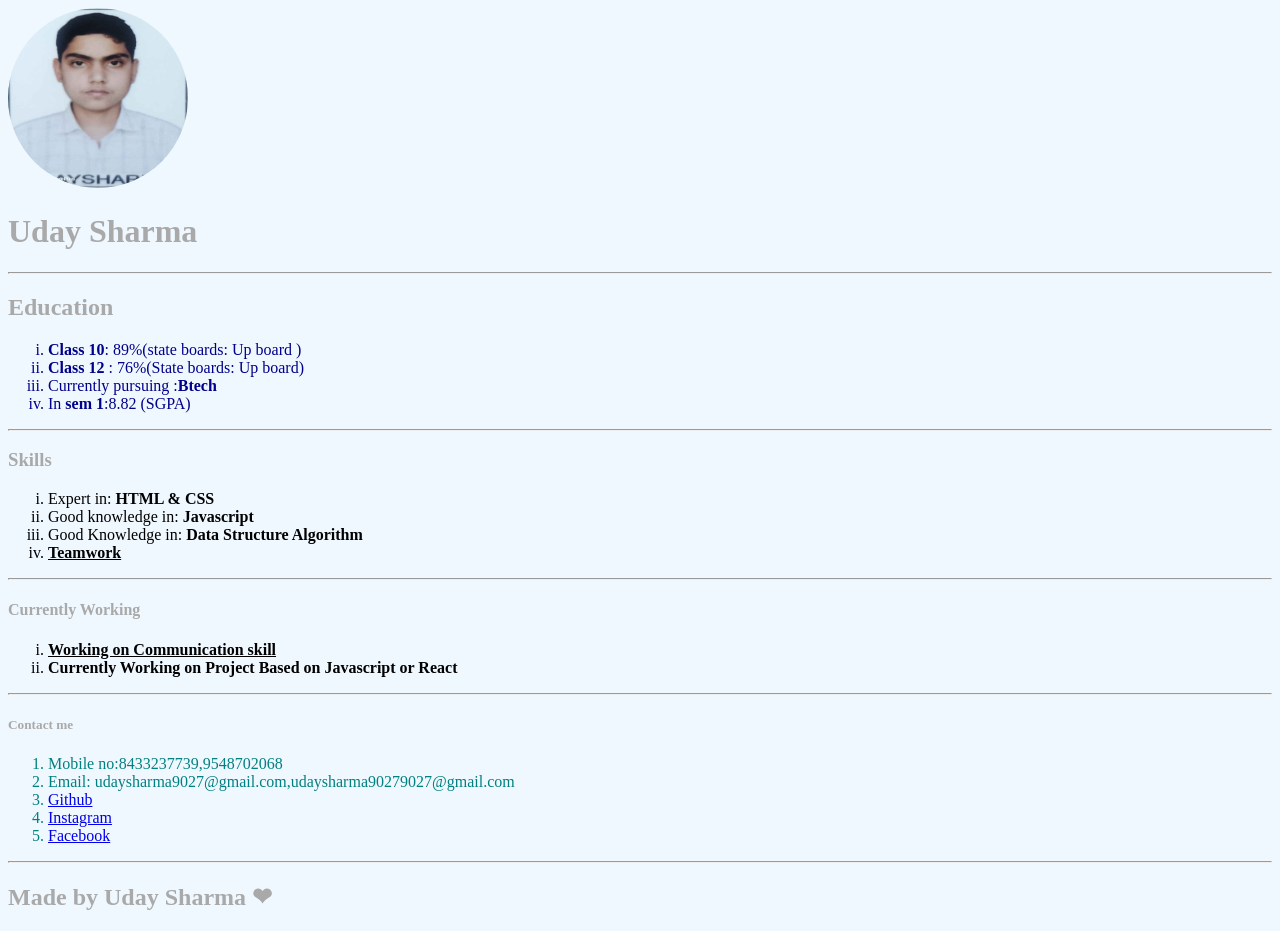
<file: index.html>
<!DOCTYPE html>
<html lang="en">
<head>
    <meta charset="UTF-8">
    <meta name="viewport" content="width=device-width, initial-scale=1.0">
    <title>my Portfolio webpage</title>
    <link rel="stylesheet" href="styleportfolio.css">
</head>
<body>
    <header>
   
    <img src="uday photo.jpg" alt="itself photo" height="180px" width="180px">
     <h1> Uday Sharma </h1>
    </header>
    <hr>
    <main>
        <h2> Education </h2>
        <ol type="i">
            <li><b>Class 10</b>: 89%(state boards: Up  board )</li>
            <li><b>Class 12 </b>: 76%(State boards: Up board) </li>
            <li>Currently pursuing :<b>Btech</b> </li>
            <li>In <b> sem 1</b>:8.82 (SGPA)</li>
        </ol>
    </main>
    <hr> 
    <section>
        <h3> Skills </h3>
        <ol type="i">
            <li>Expert in: <b>HTML & CSS</b></li>
            <li>Good knowledge in: <b> Javascript</b></li>
            <li> Good Knowledge in:<b> Data Structure Algorithm</b></li>
            <li><b><u> Teamwork </u></b></li>
        </ol>

    </section>
    <hr>
    <section>
        <h4> Currently Working</h4>
        <ol type="i">
        <li> <b><u> Working on Communication skill </u></b></li>
        <li><b> Currently Working on Project Based on Javascript or React </b> </li>
        </ol>
    </section>
    <hr>
    <footer>
        <h5> Contact me </h5>
        <ol>
            <li> Mobile no:8433237739,9548702068</li>
            <li> Email: udaysharma9027@gmail.com,udaysharma90279027@gmail.com</li>
            <li><a href="https://github.com/udaysharma189/udaysharma189.github.io.git">Github</a></li>
            <li><a href="https://www.instagram.com/uday_saraswat_/">Instagram</a></li>
            <li><a href="https://www.facebook.com/profile.php?id=61575618387885">Facebook</a></li>
        </ol>

    </footer>
    <hr>
    <h2> Made by Uday Sharma &#10084;</h2>

</body>
</html>
</file>
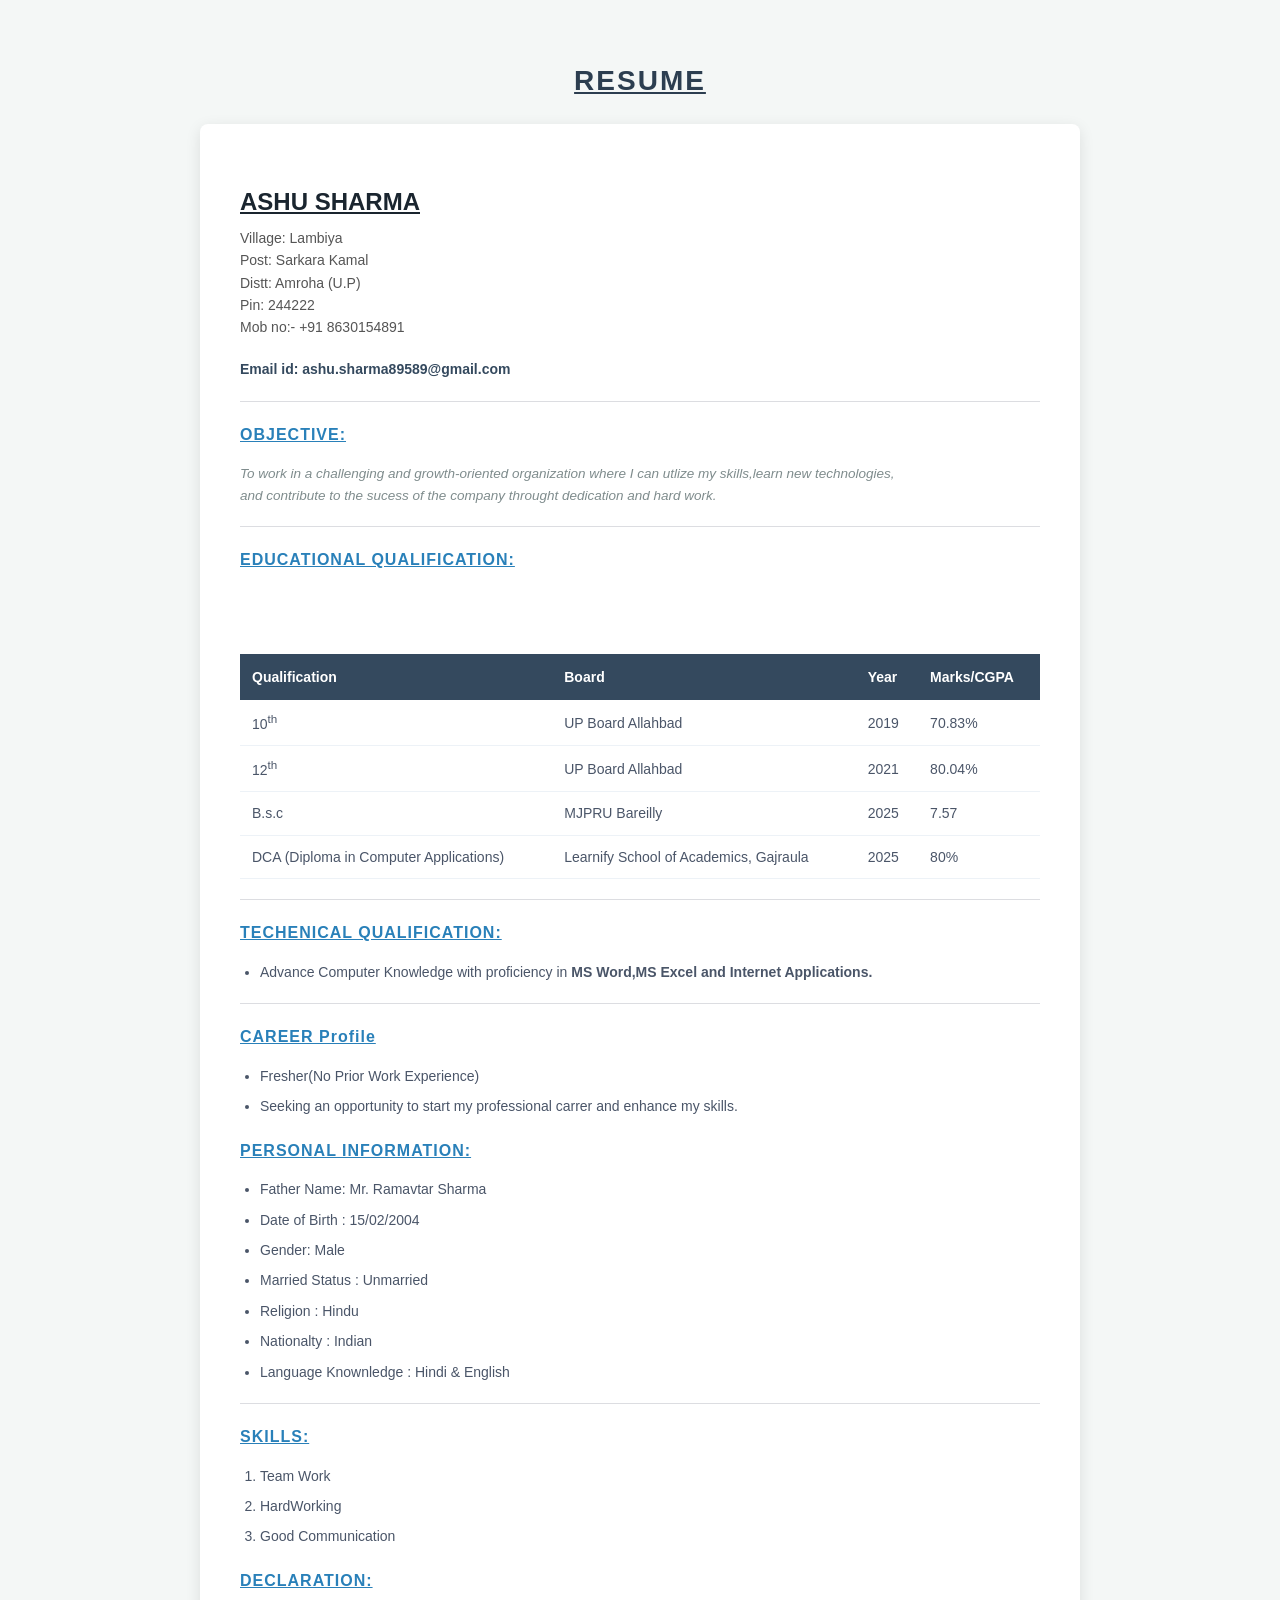
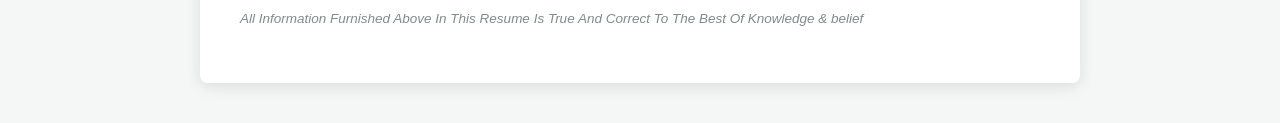
<file: ashu.html>
<!DOCTYPE html>
<html lang="en">
<head>
    <meta charset="UTF-8">
    <meta name="viewport" content="width=device-width, initial-scale=1.0">
    <title>Resume</title>
    <link rel="stylesheet" href="ashu.css">
</head>
<body>
    <h1><b><u>RESUME</u></b></h1>
    <div>
        <h2><b><u> ASHU SHARMA</u></b></h2>
        <p> Village: Lambiya<br>
            Post: Sarkara Kamal<br>
            Distt: Amroha (U.P) <br>
            Pin: 244222 <br>
            Mob no:- +91 8630154891
        </p>
        <span> Email id: ashu.sharma89589@gmail.com</span>
        <hr>
        <h3><u>OBJECTIVE:</u></h3>
        <p> To work in a challenging and growth-oriented organization where I can utlize my skills,learn new technologies,<br>and contribute to the sucess of the company throught dedication and hard work.</p>
        <hr>
       <h3><u> EDUCATIONAL QUALIFICATION:</u></h3>
       <table>
        <tr>
        <th>Qualification</th>
        <th>Board</th>
        <th>Year</th>
        <th>Marks/CGPA</th>
        </tr>
        <br>
        <tr>
            <td>10<sup>th</sup></td>
            <td>UP Board Allahbad</td>
            <td>2019</td>
            <td>70.83%</td>
        </tr>
          <br>
        <tr>
            <td>12<sup>th</sup></td>
            <td>UP Board Allahbad</td>
            <td>2021</td>
            <td>80.04%</td>
        </tr>
        <tr>
            <td>B.s.c</td>
            <td>MJPRU Bareilly</td>
            <td>2025</td>
            <td>7.57</td>
        </tr>
        <tr>
            <td>DCA (Diploma in Computer Applications)</td>
            <td>Learnify School of Academics, Gajraula</td>
            <td>2025</td>
            <td>80%</td>
</tr>
       </table>
       <hr>
       <h3><u> TECHENICAL QUALIFICATION:</u></h3>
       <ul>
        <li> Advance Computer Knowledge with proficiency in <b>MS Word,MS Excel and Internet Applications.</b></li>
       </ul>
       <hr>
       <h3><u> CAREER Profile</u></h3>
       <ul> 
        <li> Fresher(No Prior Work Experience)</li>
        <li> Seeking an opportunity to start my professional carrer and enhance my skills.</li>
       </ul>
       <h3><u> PERSONAL INFORMATION:</u></h3>
       <ul>
        <li>Father Name: Mr. Ramavtar Sharma</li>
       <li>Date of Birth : 15/02/2004</li>
       <li>Gender: Male</li>
       <li>Married Status : Unmarried</li>
       <li>Religion : Hindu</li>
        <li>Nationalty : Indian</li>
        <li>Language Knownledge : Hindi & English</li>
        </ul>
        <hr>
        <h3><u> SKILLS:</u></h3>
        <ol> 
            <li>Team Work</li>
            <li>HardWorking</li>
            <li>Good Communication</li>
        </ol>
        <h3> <u> DECLARATION:</u></h3>
        <p> All Information Furnished Above In This Resume Is True And Correct To The Best Of Knowledge & belief</p>
    </div>
    
</body>
</html>
</file>
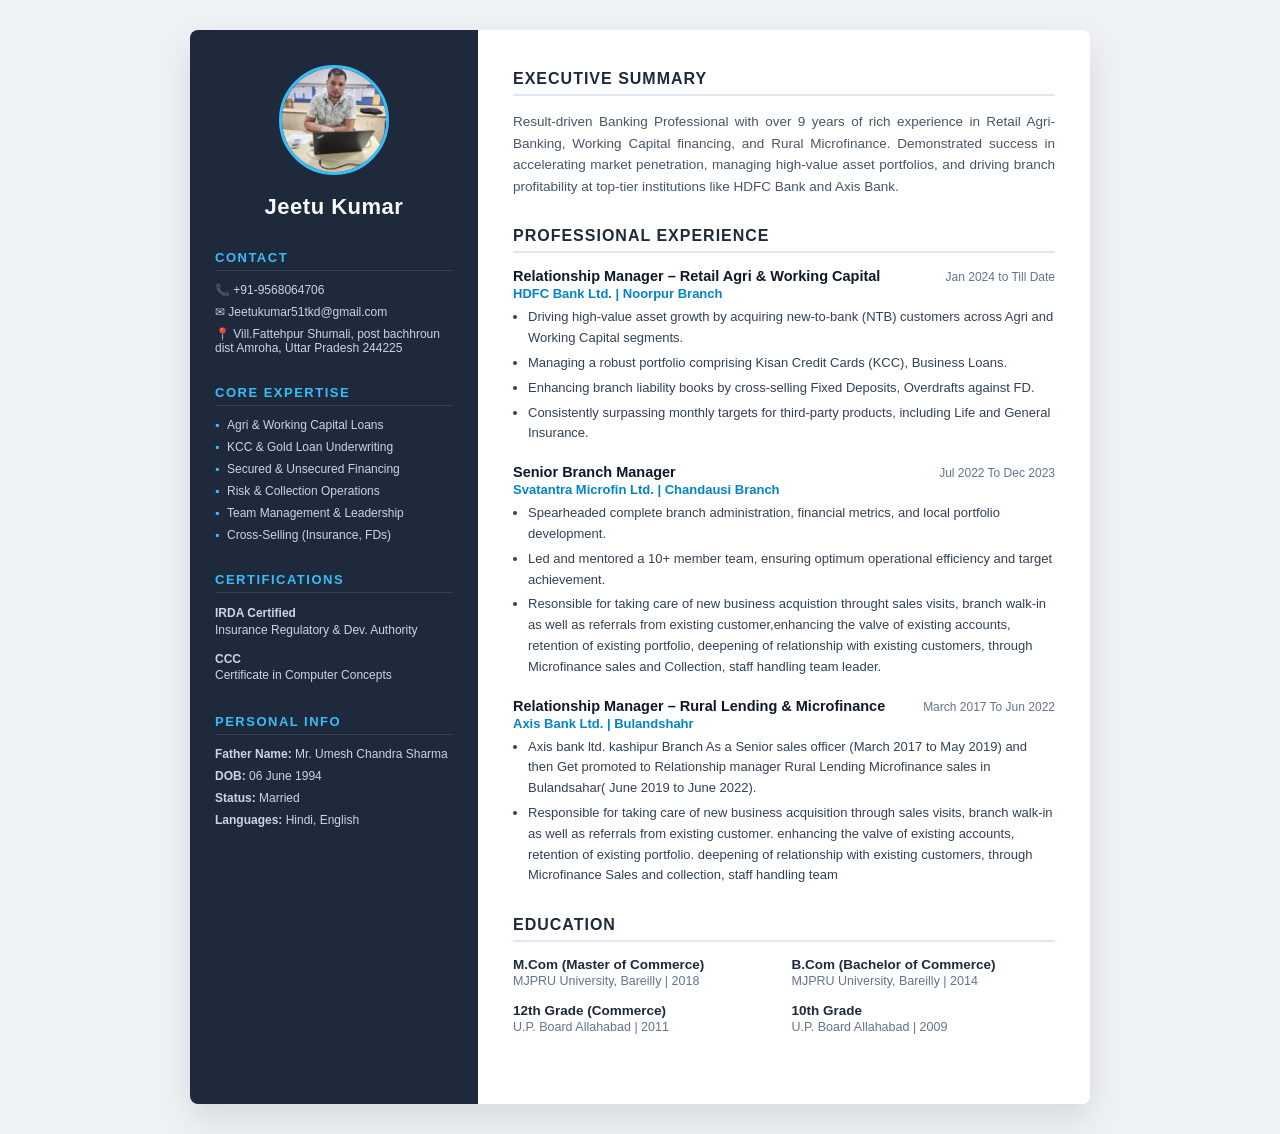
<file: jeetu.html>
<!DOCTYPE html>
<html lang="en">
<head>
    <meta charset="UTF-8">
    <meta name="viewport" content="width=device-width, initial-scale=1.0">
    <title>Jeetu Kumar - Executive Resume</title>
    <link rel="stylesheet" href="jeetu.css">
</head>
<body>

<div class="resume-container">
    
    <!-- LEFT SIDEBAR -->
    <div class="sidebar">
        <div class="profile-section">
            <img src="jeetu 212.jpeg" alt="Jeetu Kumar" class="profile-img">
            <h1>Jeetu Kumar</h1>
            <p class="designation"> </p>
        </div>

        <div class="sidebar-section">
            <h2>Contact</h2>
            <p class="contact-item">📞 +91-9568064706</p>
            <p class="contact-item">✉ Jeetukumar51tkd@gmail.com</p>
            <p class="contact-item">📍 Vill.Fattehpur Shumali, post bachhroun dist Amroha, Uttar Pradesh 244225</p>
        </div>

        <div class="sidebar-section">
            <h2>Core Expertise</h2>
            <ul class="sidebar-skills">
                <li>Agri & Working Capital Loans</li>
                <li>KCC & Gold Loan Underwriting</li>
                <li>Secured & Unsecured Financing</li>
                <li>Risk & Collection Operations</li>
                <li>Team Management & Leadership</li>
                <li>Cross-Selling (Insurance, FDs)</li>
            </ul>
        </div>

        <div class="sidebar-section">
            <h2>Certifications</h2>
            <p class="cert-item"><b>IRDA Certified</b><br>Insurance Regulatory & Dev. Authority</p>
            <p class="cert-item"><b>CCC</b><br>Certificate in Computer Concepts</p>
        </div>
        
        <div class="sidebar-section">
            <h2>Personal Info</h2>
           
            <p class="personal-item"><b>Father Name: </b>Mr. Umesh Chandra Sharma</p>
             <p class="personal-item"><b>DOB:</b> 06 June 1994</p>
            <p class="personal-item"><b>Status:</b> Married</p>
            <p class="personal-item"><b>Languages:</b> Hindi, English</p>
        </div>
    </div>

  
    <div class="main-content">
        
        <div class="main-section">
            <h2 class="section-title">Executive Summary</h2>
            <p class="summary-text">
                Result-driven Banking Professional with over 9 years of rich experience in Retail Agri-Banking, Working Capital financing, and Rural Microfinance. Demonstrated success in accelerating market penetration, managing high-value asset portfolios, and driving branch profitability at top-tier institutions like HDFC Bank and Axis Bank.
            </p>
        </div>

        <div class="main-section">
            <h2 class="section-title">Professional Experience</h2>

            <div class="job-card">
                <div class="job-header">
                    <h3>Relationship Manager – Retail Agri & Working Capital</h3>
                    <span class="job-date">Jan 2024 to Till Date </span>
                </div>
                <p class="job-company">HDFC Bank Ltd. | Noorpur Branch</p>
                <ul class="job-bullets">
                    <li>Driving high-value asset growth by acquiring new-to-bank (NTB) customers across Agri and Working Capital segments.</li>
                    <li>Managing a robust portfolio comprising Kisan Credit Cards (KCC), Business Loans.</li>
                    <li>Enhancing branch liability books by cross-selling Fixed Deposits, Overdrafts against FD.</li>
                    <li>Consistently surpassing monthly targets for third-party products, including Life and General Insurance.</li>
                </ul>
            </div>

            <div class="job-card">
                <div class="job-header">
                    <h3>Senior Branch Manager</h3>
                    <span class="job-date">Jul 2022  To Dec 2023</span>
                </div>
                <p class="job-company">Svatantra Microfin Ltd. | Chandausi Branch</p>
                <ul class="job-bullets">
                    <li>Spearheaded complete branch administration, financial metrics, and local portfolio development.</li>
                    <li>Led and mentored a 10+ member team, ensuring optimum operational efficiency and target achievement.</li>
                    <li>Resonsible for taking care of new business acquistion throught sales visits, branch walk-in as well as referrals from existing customer,enhancing the valve of existing accounts, retention of existing portfolio, deepening of relationship with existing customers, through Microfinance sales and Collection, staff handling team leader. </li>
                </ul>
            </div>

            <div class="job-card">
                <div class="job-header">
                    <h3>Relationship Manager – Rural Lending & Microfinance</h3>
                    <span class="job-date">March 2017 To Jun 2022</span>
                </div>
                <p class="job-company">Axis Bank Ltd. | Bulandshahr</p>
                <ul class="job-bullets">
                    <li>Axis bank ltd. kashipur Branch As a Senior sales officer (March 2017 to May 2019) and then Get promoted to Relationship manager Rural Lending Microfinance sales in Bulandsahar( June 2019 to June 2022).</li>
                    <li>Responsible for taking care of new business acquisition through sales visits, branch walk-in as well as referrals from existing customer. enhancing the valve of existing accounts, retention of existing portfolio. deepening of relationship with existing customers, through Microfinance Sales and collection, staff handling team</li>
                </ul>
            </div>

           
        </div>

        <div class="main-section">
            <h2 class="section-title">Education</h2>
            <div class="edu-grid">
                <div class="edu-item">
                    <h4>M.Com (Master of Commerce)</h4>
                    <p>MJPRU University, Bareilly | 2018</p>
                </div>
                <div class="edu-item">
                    <h4>B.Com (Bachelor of Commerce)</h4>
                    <p>MJPRU University, Bareilly | 2014</p>
                </div>
                <div class="edu-item">
                    <h4>12th Grade (Commerce)</h4>
                    <p>U.P. Board Allahabad | 2011</p>
                </div>
                <div class="edu-item">
                    <h4>10th Grade</h4>
                    <p>U.P. Board Allahabad | 2009</p>
                </div>
            </div>
        </div>

    </div>
</div>

</body>
</html>
</file>
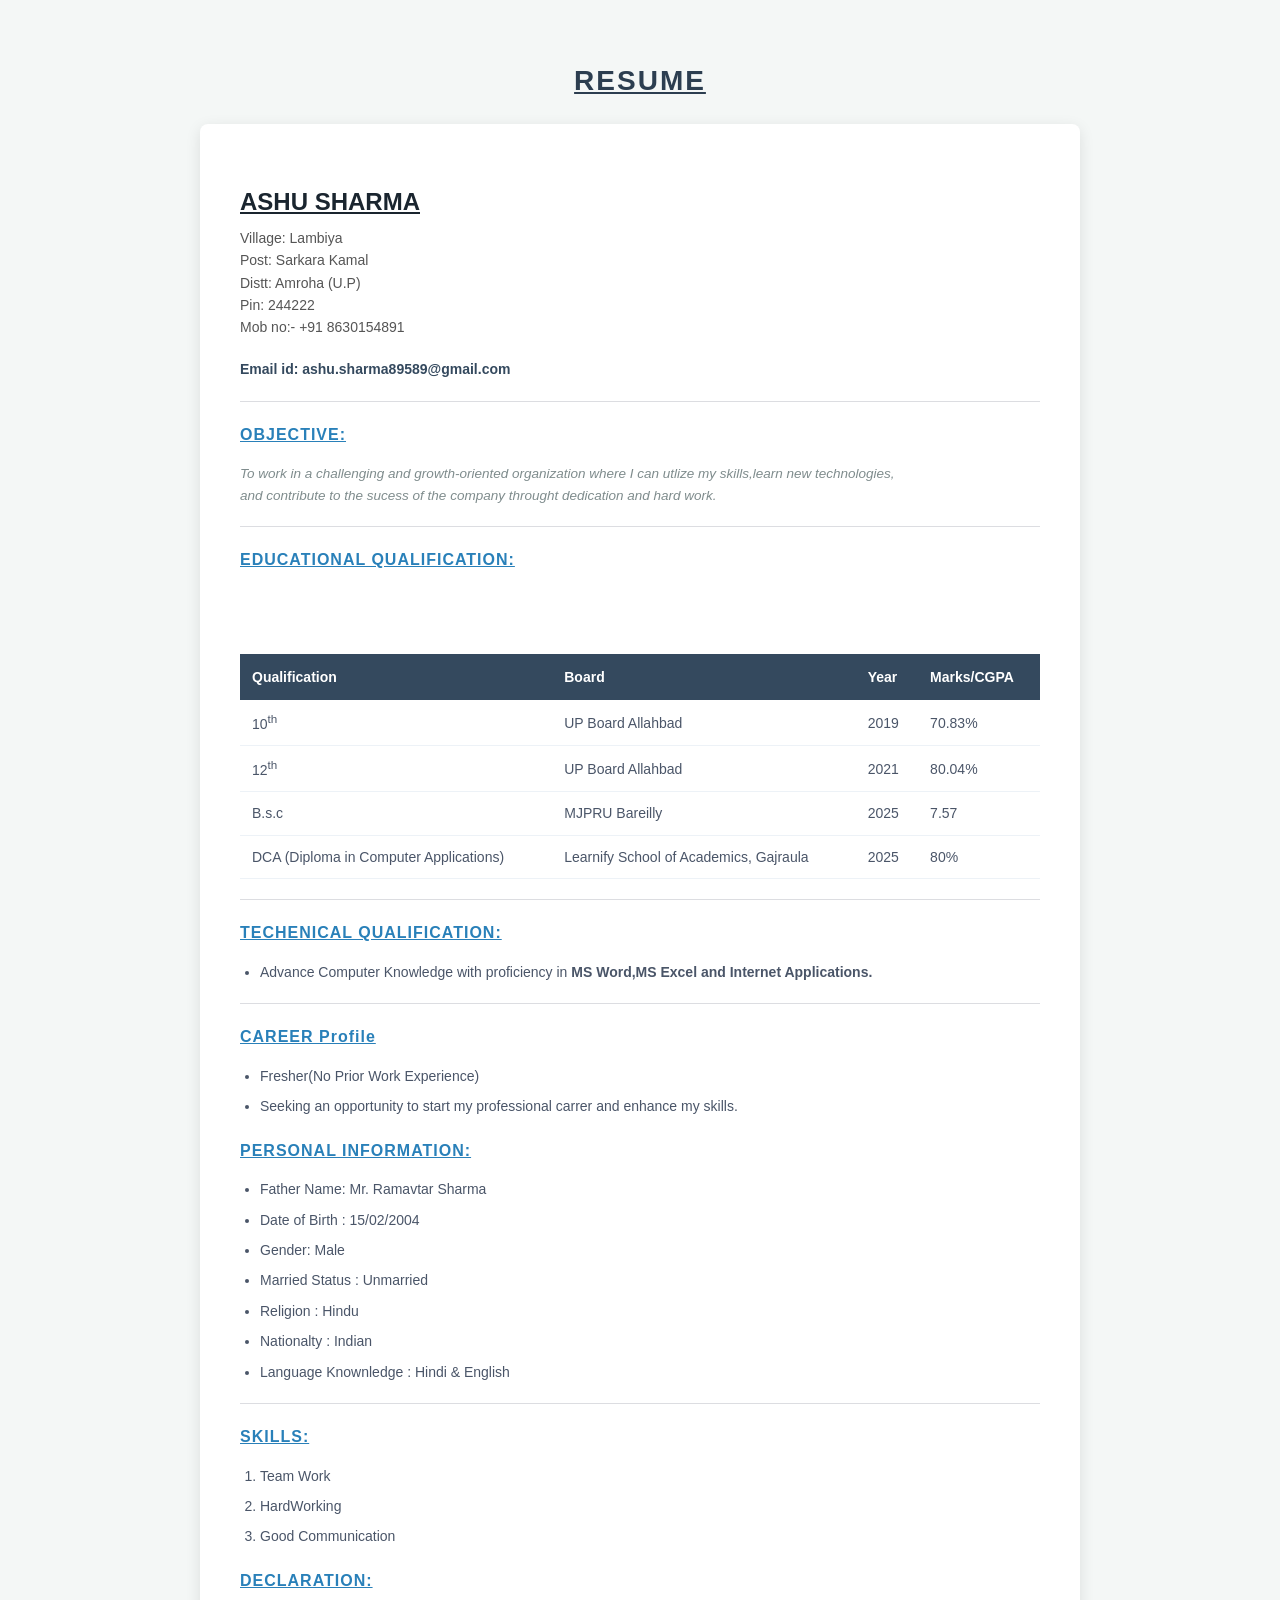
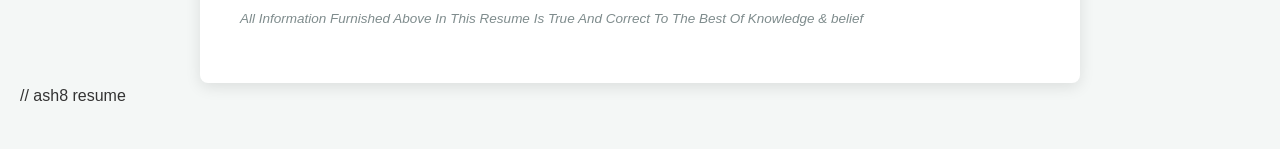
<file: resume/ashu.html>
<!DOCTYPE html>
<html lang="en">
<head>
    <meta charset="UTF-8">
    <meta name="viewport" content="width=device-width, initial-scale=1.0">
    <title>Resume</title>
    <link rel="stylesheet" href="ashu.css">
</head>
<body>
    <h1><b><u>RESUME</u></b></h1>
    <div>
        <h2><b><u> ASHU SHARMA</u></b></h2>
        <p> Village: Lambiya<br>
            Post: Sarkara Kamal<br>
            Distt: Amroha (U.P) <br>
            Pin: 244222 <br>
            Mob no:- +91 8630154891
        </p>
        <span> Email id: ashu.sharma89589@gmail.com</span>
        <hr>
        <h3><u>OBJECTIVE:</u></h3>
        <p> To work in a challenging and growth-oriented organization where I can utlize my skills,learn new technologies,<br>and contribute to the sucess of the company throught dedication and hard work.</p>
        <hr>
       <h3><u> EDUCATIONAL QUALIFICATION:</u></h3>
       <table>
        <tr>
        <th>Qualification</th>
        <th>Board</th>
        <th>Year</th>
        <th>Marks/CGPA</th>
        </tr>
        <br>
        <tr>
            <td>10<sup>th</sup></td>
            <td>UP Board Allahbad</td>
            <td>2019</td>
            <td>70.83%</td>
        </tr>
          <br>
        <tr>
            <td>12<sup>th</sup></td>
            <td>UP Board Allahbad</td>
            <td>2021</td>
            <td>80.04%</td>
        </tr>
        <tr>
            <td>B.s.c</td>
            <td>MJPRU Bareilly</td>
            <td>2025</td>
            <td>7.57</td>
        </tr>
        <tr>
            <td>DCA (Diploma in Computer Applications)</td>
            <td>Learnify School of Academics, Gajraula</td>
            <td>2025</td>
            <td>80%</td>
</tr>
       </table>
       <hr>
       <h3><u> TECHENICAL QUALIFICATION:</u></h3>
       <ul>
        <li> Advance Computer Knowledge with proficiency in <b>MS Word,MS Excel and Internet Applications.</b></li>
       </ul>
       <hr>
       <h3><u> CAREER Profile</u></h3>
       <ul> 
        <li> Fresher(No Prior Work Experience)</li>
        <li> Seeking an opportunity to start my professional carrer and enhance my skills.</li>
       </ul>
       <h3><u> PERSONAL INFORMATION:</u></h3>
       <ul>
        <li>Father Name: Mr. Ramavtar Sharma</li>
       <li>Date of Birth : 15/02/2004</li>
       <li>Gender: Male</li>
       <li>Married Status : Unmarried</li>
       <li>Religion : Hindu</li>
        <li>Nationalty : Indian</li>
        <li>Language Knownledge : Hindi & English</li>
        </ul>
        <hr>
        <h3><u> SKILLS:</u></h3>
        <ol> 
            <li>Team Work</li>
            <li>HardWorking</li>
            <li>Good Communication</li>
        </ol>
        <h3> <u> DECLARATION:</u></h3>
        <p> All Information Furnished Above In This Resume Is True And Correct To The Best Of Knowledge & belief</p>
    </div>
    
</body>
</html>
// ash8 resume
</file>
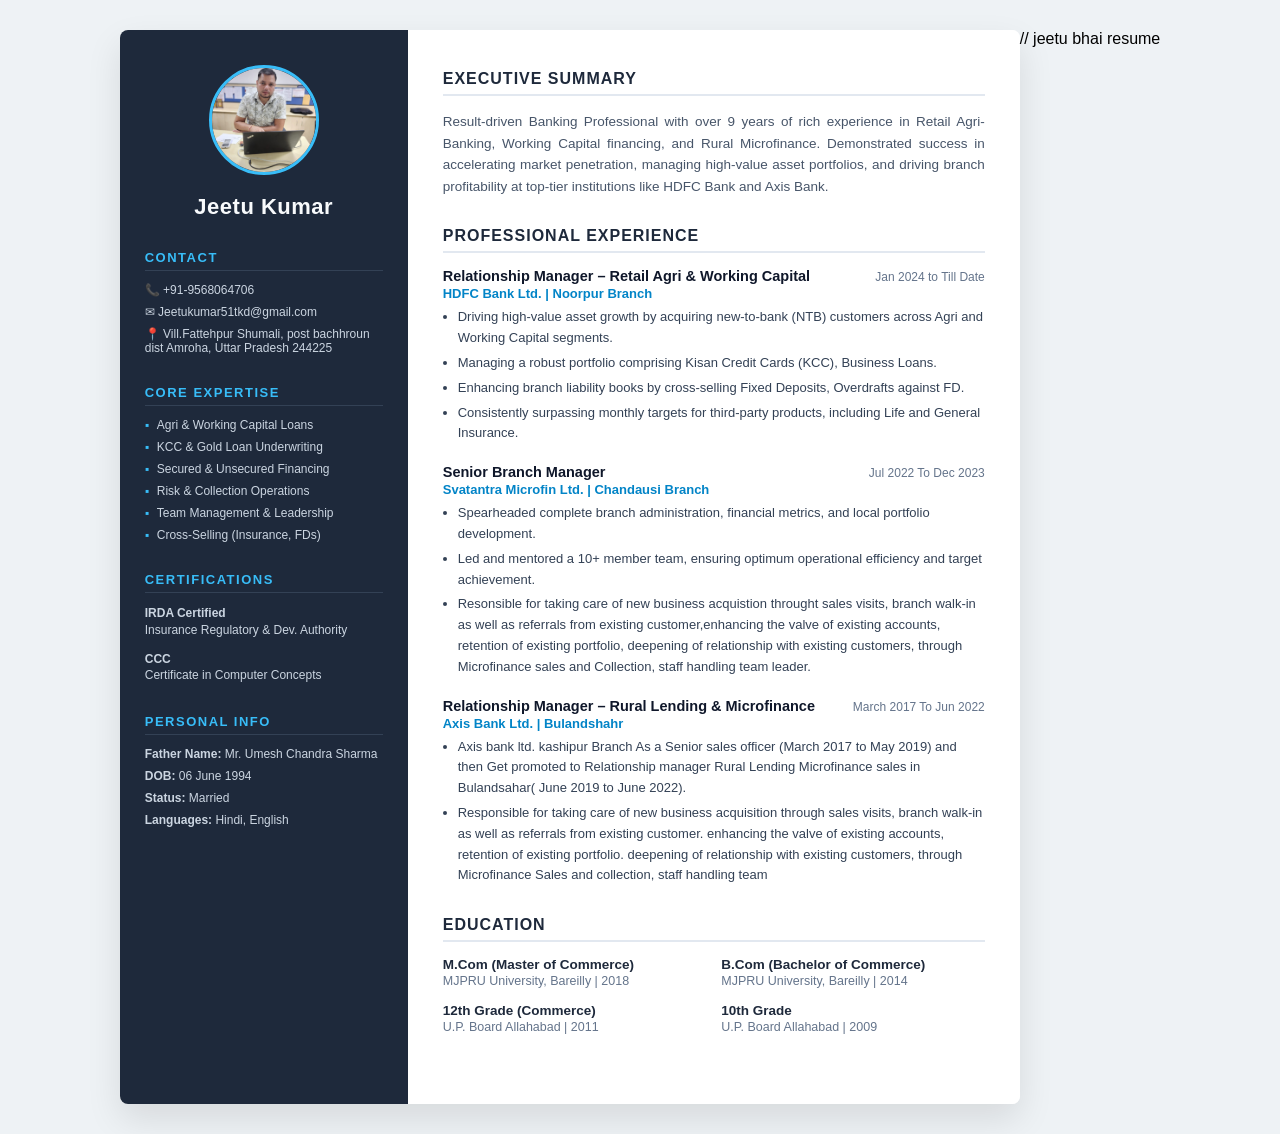
<file: resume/jeetu.html>
<!DOCTYPE html>
<html lang="en">
<head>
    <meta charset="UTF-8">
    <meta name="viewport" content="width=device-width, initial-scale=1.0">
    <title>Jeetu Kumar - Executive Resume</title>
    <link rel="stylesheet" href="jeetu.css">
</head>
<body>

<div class="resume-container">
    <div class="sidebar">
        <div class="profile-section">
            <img src="jeetu 212.jpeg" alt="Jeetu Kumar" class="profile-img">
            <h1>Jeetu Kumar</h1>
            <p class="designation"> </p>
        </div>

        <div class="sidebar-section">
            <h2>Contact</h2>
            <p class="contact-item">📞 +91-9568064706</p>
            <p class="contact-item">✉ Jeetukumar51tkd@gmail.com</p>
            <p class="contact-item">📍 Vill.Fattehpur Shumali, post bachhroun dist Amroha, Uttar Pradesh 244225</p>
        </div>

        <div class="sidebar-section">
            <h2>Core Expertise</h2>
            <ul class="sidebar-skills">
                <li>Agri & Working Capital Loans</li>
                <li>KCC & Gold Loan Underwriting</li>
                <li>Secured & Unsecured Financing</li>
                <li>Risk & Collection Operations</li>
                <li>Team Management & Leadership</li>
                <li>Cross-Selling (Insurance, FDs)</li>
            </ul>
        </div>

        <div class="sidebar-section">
            <h2>Certifications</h2>
            <p class="cert-item"><b>IRDA Certified</b><br>Insurance Regulatory & Dev. Authority</p>
            <p class="cert-item"><b>CCC</b><br>Certificate in Computer Concepts</p>
        </div>
        
        <div class="sidebar-section">
            <h2>Personal Info</h2>
           
            <p class="personal-item"><b>Father Name: </b>Mr. Umesh Chandra Sharma</p>
             <p class="personal-item"><b>DOB:</b> 06 June 1994</p>
            <p class="personal-item"><b>Status:</b> Married</p>
            <p class="personal-item"><b>Languages:</b> Hindi, English</p>
        </div>
    </div>

  
    <div class="main-content">
        
        <div class="main-section">
            <h2 class="section-title">Executive Summary</h2>
            <p class="summary-text">
                Result-driven Banking Professional with over 9 years of rich experience in Retail Agri-Banking, Working Capital financing, and Rural Microfinance. Demonstrated success in accelerating market penetration, managing high-value asset portfolios, and driving branch profitability at top-tier institutions like HDFC Bank and Axis Bank.
            </p>
        </div>

        <div class="main-section">
            <h2 class="section-title">Professional Experience</h2>

            <div class="job-card">
                <div class="job-header">
                    <h3>Relationship Manager – Retail Agri & Working Capital</h3>
                    <span class="job-date">Jan 2024 to Till Date </span>
                </div>
                <p class="job-company">HDFC Bank Ltd. | Noorpur Branch</p>
                <ul class="job-bullets">
                    <li>Driving high-value asset growth by acquiring new-to-bank (NTB) customers across Agri and Working Capital segments.</li>
                    <li>Managing a robust portfolio comprising Kisan Credit Cards (KCC), Business Loans.</li>
                    <li>Enhancing branch liability books by cross-selling Fixed Deposits, Overdrafts against FD.</li>
                    <li>Consistently surpassing monthly targets for third-party products, including Life and General Insurance.</li>
                </ul>
            </div>

            <div class="job-card">
                <div class="job-header">
                    <h3>Senior Branch Manager</h3>
                    <span class="job-date">Jul 2022  To Dec 2023</span>
                </div>
                <p class="job-company">Svatantra Microfin Ltd. | Chandausi Branch</p>
                <ul class="job-bullets">
                    <li>Spearheaded complete branch administration, financial metrics, and local portfolio development.</li>
                    <li>Led and mentored a 10+ member team, ensuring optimum operational efficiency and target achievement.</li>
                    <li>Resonsible for taking care of new business acquistion throught sales visits, branch walk-in as well as referrals from existing customer,enhancing the valve of existing accounts, retention of existing portfolio, deepening of relationship with existing customers, through Microfinance sales and Collection, staff handling team leader. </li>
                </ul>
            </div>

            <div class="job-card">
                <div class="job-header">
                    <h3>Relationship Manager – Rural Lending & Microfinance</h3>
                    <span class="job-date">March 2017 To Jun 2022</span>
                </div>
                <p class="job-company">Axis Bank Ltd. | Bulandshahr</p>
                <ul class="job-bullets">
                    <li>Axis bank ltd. kashipur Branch As a Senior sales officer (March 2017 to May 2019) and then Get promoted to Relationship manager Rural Lending Microfinance sales in Bulandsahar( June 2019 to June 2022).</li>
                    <li>Responsible for taking care of new business acquisition through sales visits, branch walk-in as well as referrals from existing customer. enhancing the valve of existing accounts, retention of existing portfolio. deepening of relationship with existing customers, through Microfinance Sales and collection, staff handling team</li>
                </ul>
            </div>

           
        </div>

        <div class="main-section">
            <h2 class="section-title">Education</h2>
            <div class="edu-grid">
                <div class="edu-item">
                    <h4>M.Com (Master of Commerce)</h4>
                    <p>MJPRU University, Bareilly | 2018</p>
                </div>
                <div class="edu-item">
                    <h4>B.Com (Bachelor of Commerce)</h4>
                    <p>MJPRU University, Bareilly | 2014</p>
                </div>
                <div class="edu-item">
                    <h4>12th Grade (Commerce)</h4>
                    <p>U.P. Board Allahabad | 2011</p>
                </div>
                <div class="edu-item">
                    <h4>10th Grade</h4>
                    <p>U.P. Board Allahabad | 2009</p>
                </div>
            </div>
        </div>

    </div>
</div>

</body>
</html>
// jeetu bhai resume
</file>
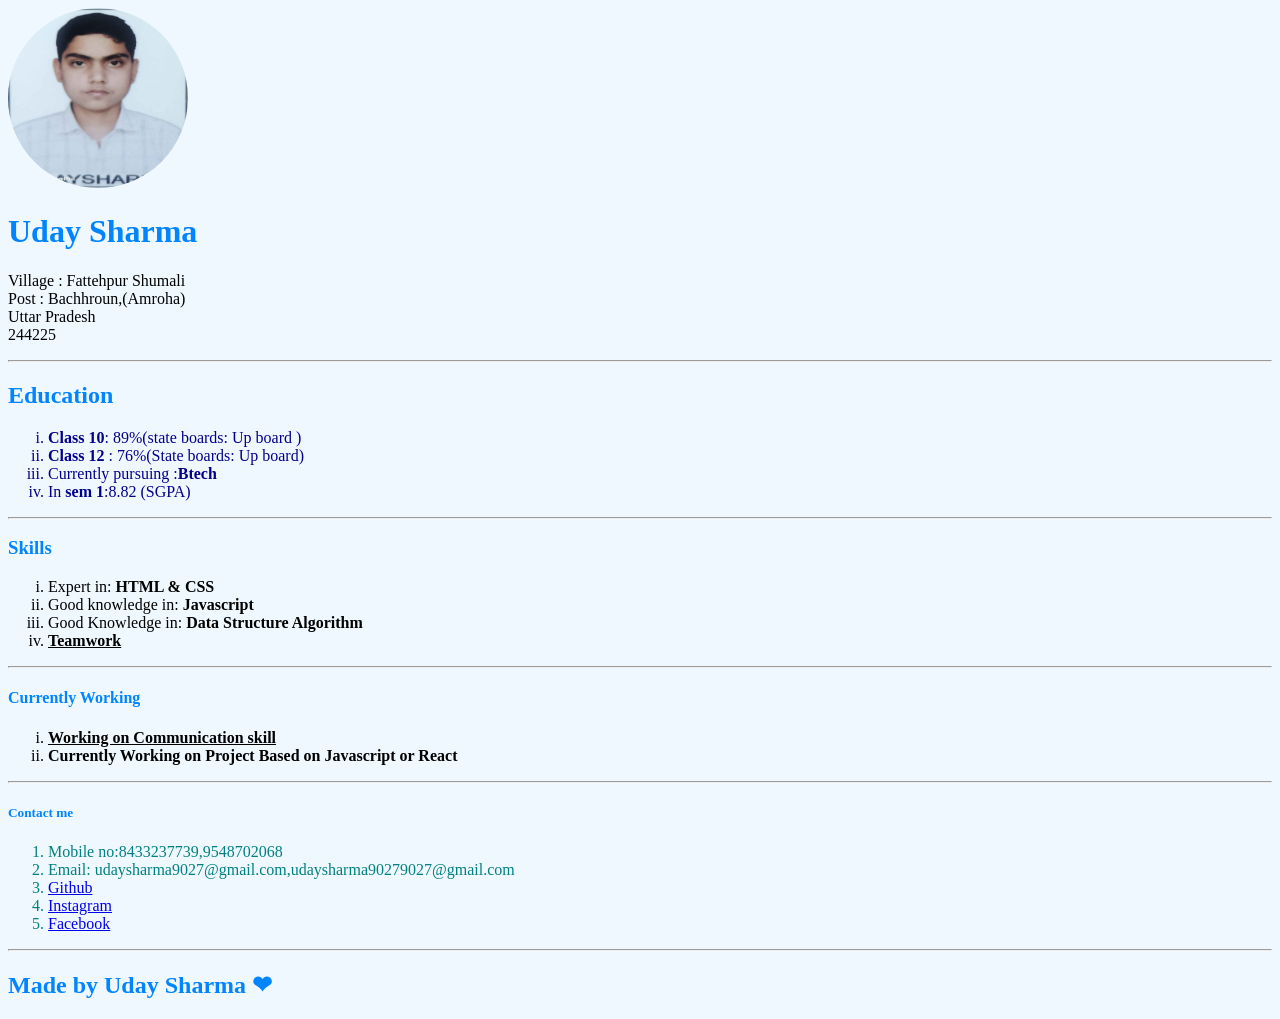
<file: resume/uday.html>
<!DOCTYPE html>
<html lang="en">
<head>
    <meta charset="UTF-8">
    <meta name="viewport" content="width=device-width, initial-scale=1.0">
    <title>my Portfolio webpage</title>
    <link rel="stylesheet" href="styleportfolio.css">
</head>
<body>
    <header>
   
    <img src="uday photo.jpg" alt="itself photo" height="180px" width="180px">
     <h1> Uday Sharma </h1>
     <p>Village : Fattehpur Shumali<br>Post : Bachhroun,(Amroha)<br>Uttar Pradesh <br> 244225 </p>
    </header>
    <hr>
    <main>
        <h2> Education </h2>
        <ol type="i">
            <li><b>Class 10</b>: 89%(state boards: Up  board )</li>
            <li><b>Class 12 </b>: 76%(State boards: Up board) </li>
            <li>Currently pursuing :<b>Btech</b> </li>
            <li>In <b> sem 1</b>:8.82 (SGPA)</li>
        </ol>
    </main>
    <hr> 
    <section>
        <h3> Skills </h3>
        <ol type="i">
            <li>Expert in: <b>HTML & CSS</b></li>
            <li>Good knowledge in: <b> Javascript</b></li>
            <li> Good Knowledge in:<b> Data Structure Algorithm</b></li>
            <li><b><u> Teamwork </u></b></li>
        </ol>

    </section>
    <hr>
    <section>
        <h4> Currently Working</h4>
        <ol type="i">
        <li> <b><u> Working on Communication skill </u></b></li>
        <li><b> Currently Working on Project Based on Javascript or React </b> </li>
        </ol>
    </section>
    <hr>
    <footer>
        <h5> Contact me </h5>
        <ol>
            <li> Mobile no:8433237739,9548702068</li>
            <li> Email: udaysharma9027@gmail.com,udaysharma90279027@gmail.com</li>
            <li><a href="https://github.com/udaysharma189/udaysharma189.github.io.git">Github</a></li>
            <li><a href="https://www.instagram.com/uday_saraswat_/">Instagram</a></li>
            <li><a href="https://www.facebook.com/profile.php?id=61575618387885">Facebook</a></li>
        </ol>

    </footer>
    <hr>
    <h2> Made by Uday Sharma &#10084;</h2>

</body>
</html>
</file>
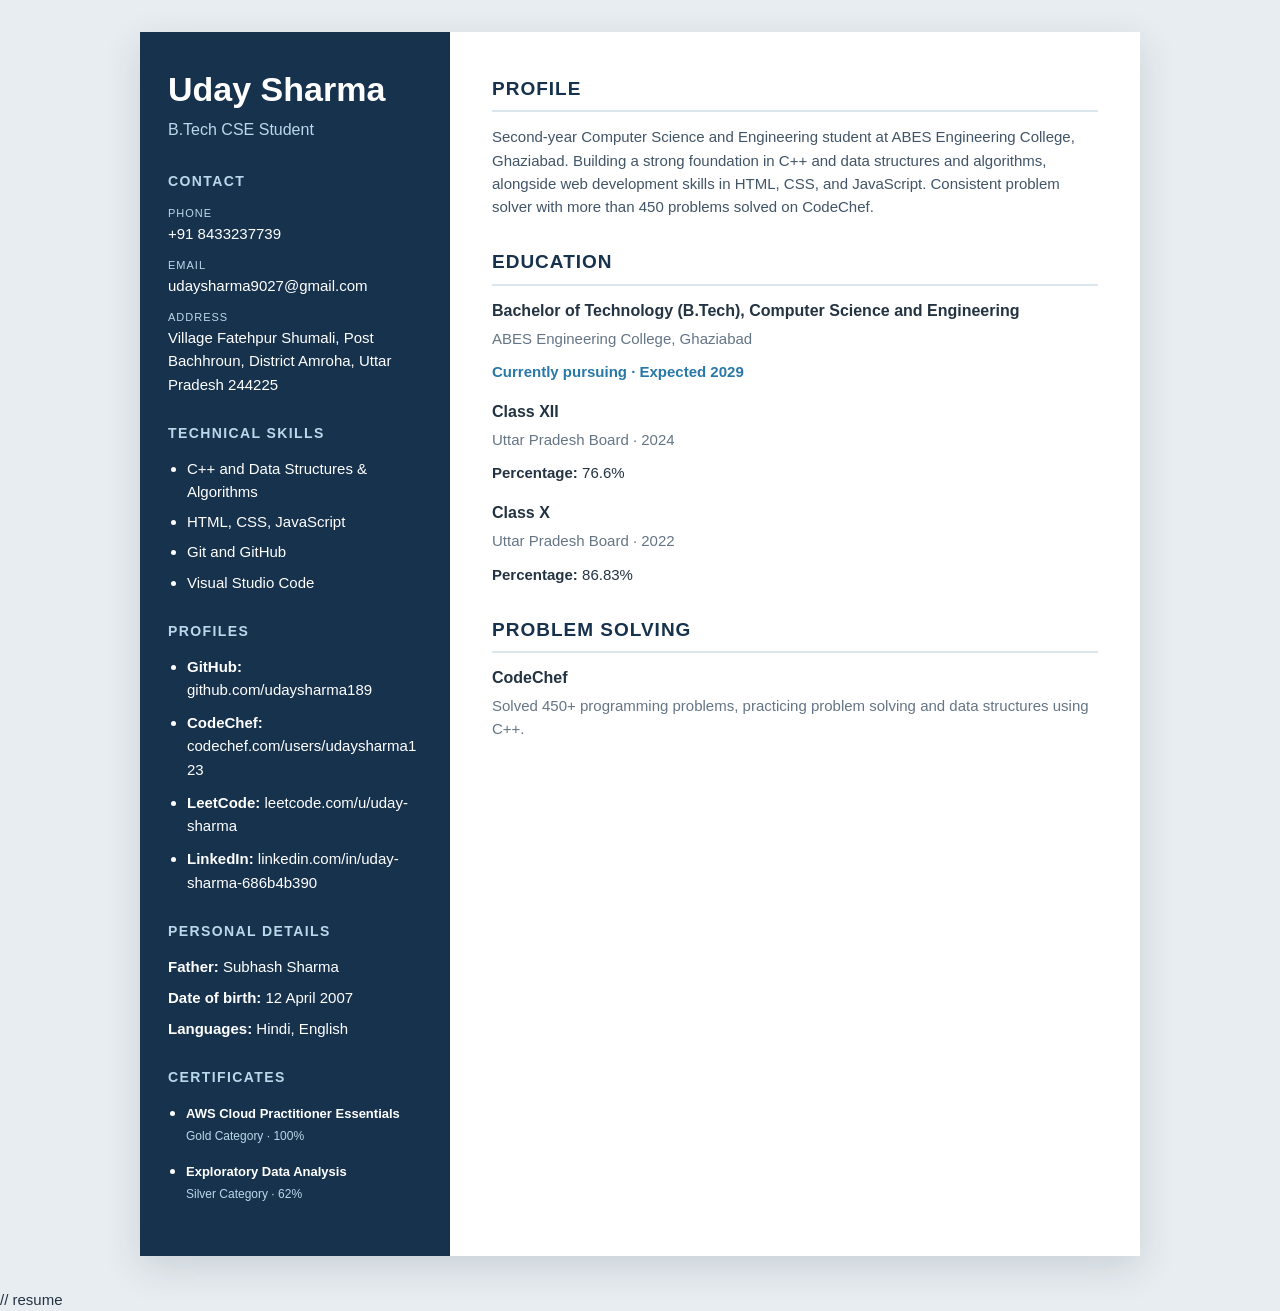
<file: resume/uday1.html>
<!DOCTYPE html>
<html lang="en">
<head>
  <meta charset="UTF-8">
  <meta name="viewport" content="width=device-width, initial-scale=1.0">
  <meta name="description" content="Resume of Uday Sharma, B.Tech Computer Science and Engineering student.">
  <title>Uday Sharma | Resume</title>

  <style>
    :root {
      --navy: #17324d;
      --blue: #2878a8;
      --ink: #243342;
      --muted: #657586;
      --light-blue: #b8d8eb;
    }

    * {
      box-sizing: border-box;
    }

    body {
      margin: 0;
      background: #e8edf1;
      color: var(--ink);
      font: 15px/1.55 Arial, Helvetica, sans-serif;
    }

    .resume {
      max-width: 1000px;
      margin: 32px auto;
      background: #fff;
      display: grid;
      grid-template-columns: 310px 1fr;
      box-shadow: 0 12px 36px #14283a24;
    }

    aside {
      padding: 38px 28px;
      background: var(--navy);
      color: #fff;
    }

    main {
      padding: 42px;
      min-width: 0;
    }

    h1 {
      margin: 0;
      font-size: 34px;
      line-height: 1.15;
    }

    .role {
      margin: 9px 0 28px;
      color: var(--light-blue);
      font-size: 16px;
    }

    .section {
      margin-top: 27px;
    }

    aside h2 {
      margin: 0 0 12px;
      color: var(--light-blue);
      text-transform: uppercase;
      font-size: 14px;
      letter-spacing: 1.4px;
    }

    main h2 {
      margin: 0 0 13px;
      padding-bottom: 7px;
      border-bottom: 2px solid #dce7ed;
      color: var(--navy);
      font-size: 19px;
      text-transform: uppercase;
      letter-spacing: 1px;
    }

    p {
      margin: 0 0 10px;
    }

    .contact p {
      margin-bottom: 12px;
      overflow-wrap: anywhere;
    }

    .label {
      display: block;
      color: var(--light-blue);
      font-size: 11px;
      text-transform: uppercase;
      letter-spacing: 1px;
    }

    ul {
      margin: 0;
      padding-left: 19px;
    }

    aside li {
      margin-bottom: 7px;
    }

    .profile-list li {
      margin-bottom: 10px;
    }

    .profile-list a {
      color: #fff;
      text-decoration: none;
      overflow-wrap: anywhere;
    }

    .profile-list a:hover {
      text-decoration: underline;
    }

    .main-section {
      margin-bottom: 29px;
    }

    .intro {
      color: #425467;
    }

    .edu-item,
    .achievement {
      margin-bottom: 17px;
    }

    .edu-item h3,
    .achievement h3 {
      margin: 0 0 3px;
      color: var(--ink);
      font-size: 16px;
    }

    .subtext {
      color: var(--muted);
    }

    .year {
      color: var(--blue);
      font-weight: 700;
    }

    .personal p {
      margin-bottom: 8px;
    }

    /* Certificates section */
    .certificates ul {
      padding-left: 18px;
    }

    .certificates li {
      margin-bottom: 14px;
      overflow-wrap: anywhere;
    }

    .certificates strong {
      display: block;
      font-size: 13px;
      line-height: 1.45;
    }

    .certificate-result {
      display: block;
      margin-top: 3px;
      color: var(--light-blue);
      font-size: 12px;
    }

    @media (max-width: 720px) {
      .resume {
        display: block;
        margin: 0;
      }

      aside,
      main {
        padding: 28px 24px;
      }

      h1 {
        font-size: 30px;
      }
    }

    @media print {
      @page {
        size: A4;
        margin: 12mm;
      }

      body {
        background: #fff;
        font-size: 10pt;
      }

      .resume {
        width: 100%;
        max-width: none;
        margin: 0;
        box-shadow: none;
        grid-template-columns: 30% 70%;
      }

      aside {
        padding: 24px 18px;
        print-color-adjust: exact;
        -webkit-print-color-adjust: exact;
      }

      main {
        padding: 25px 28px;
      }

      .section,
      .main-section {
        break-inside: avoid;
      }
    }
  </style>
</head>

<body>
  <div class="resume">

    <aside>
      <h1>Uday Sharma</h1>
      <p class="role">B.Tech CSE Student</p>

      <section class="section contact">
        <h2>Contact</h2>

        <p>
          <span class="label">Phone</span>
          <a href="tel:+918433237739"
             style="color: inherit; text-decoration: none;">
            +91 8433237739
          </a>
        </p>

        <p>
          <span class="label">Email</span>
          <a href="mailto:udaysharma9027@gmail.com"
             style="color: inherit; text-decoration: none;">
            udaysharma9027@gmail.com
          </a>
        </p>

        <p>
          <span class="label">Address</span>
          Village Fatehpur Shumali, Post Bachhroun,
          District Amroha, Uttar Pradesh 244225
        </p>
      </section>

      <section class="section">
        <h2>Technical Skills</h2>
        <ul>
          <li>C++ and Data Structures &amp; Algorithms</li>
          <li>HTML, CSS, JavaScript</li>
          <li>Git and GitHub</li>
          <li>Visual Studio Code</li>
        </ul>
      </section>

      <section class="section">
        <h2>Profiles</h2>
        <ul class="profile-list">
          <li>
            <a href="https://github.com/udaysharma189">
              <b>GitHub:</b> github.com/udaysharma189
            </a>
          </li>
          <li>
            <a href="https://www.codechef.com/users/udaysharma123">
              <b>CodeChef:</b> codechef.com/users/udaysharma123
            </a>
          </li>
          <li>
            <a href="https://leetcode.com/u/uday-sharma/">
              <b>LeetCode:</b> leetcode.com/u/uday-sharma
            </a>
          </li>
          <li>
            <a href="https://www.linkedin.com/in/uday-sharma-686b4b390/">
              <b>LinkedIn:</b> linkedin.com/in/uday-sharma-686b4b390
            </a>
          </li>
        </ul>
      </section>

      <section class="section">
        <h2>Personal Details</h2>
        <div class="personal">
          <p><b>Father:</b> Subhash Sharma</p>
          <p><b>Date of birth:</b> 12 April 2007</p>
          <p><b>Languages:</b> Hindi, English</p>
        </div>
      </section>

      <!-- Certificates added below Personal Details -->
      <section class="section certificates">
        <h2>Certificates</h2>
        <ul>
          <li>
            <strong>AWS Cloud Practitioner Essentials</strong>
            <span class="certificate-result">
              Gold Category · 100%
            </span>
          </li>
          <li>
            <strong>Exploratory Data Analysis</strong>
            <span class="certificate-result">
              Silver Category · 62%
            </span>
          </li>
        </ul>
      </section>

    </aside>

    <main>
      <section class="main-section">
        <h2>Profile</h2>
        <p class="intro">
          Second-year Computer Science and Engineering student at ABES
          Engineering College, Ghaziabad. Building a strong foundation in C++
          and data structures and algorithms, alongside web development skills
          in HTML, CSS, and JavaScript. Consistent problem solver with more
          than 450 problems solved on CodeChef.
        </p>
      </section>

      <section class="main-section">
        <h2>Education</h2>

        <div class="edu-item">
          <h3>
            Bachelor of Technology (B.Tech),
            Computer Science and Engineering
          </h3>
          <p class="subtext">
            ABES Engineering College, Ghaziabad
          </p>
          <p class="year">
            Currently pursuing · Expected 2029
          </p>
        </div>

        <div class="edu-item">
          <h3>Class XII</h3>
          <p class="subtext">Uttar Pradesh Board · 2024</p>
          <p><b>Percentage:</b> 76.6%</p>
        </div>

        <div class="edu-item">
          <h3>Class X</h3>
          <p class="subtext">Uttar Pradesh Board · 2022</p>
          <p><b>Percentage:</b> 86.83%</p>
        </div>
      </section>

      <section class="main-section">
        <h2>Problem Solving</h2>
        <div class="achievement">
          <h3>CodeChef</h3>
          <p class="subtext">
            Solved 450+ programming problems, practicing problem solving
            and data structures using C++.
          </p>
        </div>
      </section>
    </main>

  </div>
</body>
</html>
// resume
</file>
<file: styleportfolio.css>
img{
    border-radius: 60%;
}
h2,h1,h3,h4,h5,h6{
    color:darkgray;
}
header{
    background-color: aliceblue;
}
*{
    background-color: aliceblue;
}
main{
    color: darkblue;
}
footer{
    color: teal;
}
</file>
<file: ashu.css>
body {
    font-family: 'Segoe UI', Tahoma, Geneva, Verdana, sans-serif;
    background-color: #f4f7f6;
    color: #333;
    line-height: 1.6;
    margin: 0;
    padding: 40px 20px;
}

div {
    max-width: 800px;
    margin: 0 auto;
    background: #ffffff;
    padding: 40px;
    box-shadow: 0 4px 15px rgba(0, 0, 0, 0.1);
    border-radius: 8px;
}


h1 {
    text-align: center;
    color: #2c3e50;
    font-size: 28px;
    margin-bottom: 20px;
    letter-spacing: 2px;
}

h2 {
    color: #1a252f;
    font-size: 24px;
    margin-bottom: 5px;
}
p {
    font-size: 14px;
    color: #555;
    margin-top: 5px;
}

span {
    display: inline-block;
    font-weight: bold;
    color: #34495e;
    margin-top: 5px;
    font-size: 14px;
}


hr {
    border: 0;
    height: 1px;
    background: #dcdde1;
    margin: 20px 0;
}


h3 {
    color: #2980b9;
    font-size: 16px;
    margin-top: 20px;
    margin-bottom: 15px;
    letter-spacing: 1px;
}


table {
    width: 100%;
    border-collapse: collapse;
    margin-top: 15px;
    margin-bottom: 15px;
    font-size: 14px;
}

th {
    background-color: #34495e;
    color: #ffffff;
    text-align: left;
    padding: 12px;
    font-weight: 600;
}

td {
    padding: 10px 12px;
    border-bottom: 1px solid #edf2f7;
    color: #4a5568;
}


tr:hover {
    background-color: #f8fafc;
}

ul, ol {
    padding-left: 20px;
    margin-top: 10px;
}

li {
    font-size: 14px;
    color: #4a5568;
    margin-bottom: 8px;
}

h3 ~ p {
    font-style: italic;
    color: #7f8c8d;
    font-size: 13.5px;
}
</file>
<file: jeetu.css>
* {
    margin: 0;
    padding: 0;
    box-sizing: border-box;
    font-family: 'Segoe UI', -apple-system, BlinkMacSystemFont, sans-serif;
}

body {
    background: #eef2f5;
    padding: 30px 10px;
    display: flex;
    justify-content: center;
}

/* modern two-column layout wrapper */
.resume-container {
    width: 900px;
    background: #ffffff;
    display: flex;
    box-shadow: 0 15px 35px rgba(0, 0, 0, 0.1);
    border-radius: 8px;
    overflow: hidden;
}

/* LEFT SIDEBAR (DARK & PREMIUM) */
.sidebar {
    width: 32%;
    background: #1e293b; /* Dark Slate Blue */
    color: #f8fafc;
    padding: 35px 25px;
}

.profile-section {
    text-align: center;
    margin-bottom: 30px;
}

.profile-img {
    width: 110px;
    height: 110px;
    border-radius: 60%;
    border: 3px solid #38bdf8;
    object-fit: cover;
    margin-bottom: 15px;
}

.sidebar h1 {
    font-size: 22px;
    font-weight: 700;
    letter-spacing: 0.5px;
    margin-bottom: 5px;
}

.designation {
    font-size: 12px;
    color: #94a3b8;
    line-height: 1.4;
}

.sidebar-section {
    margin-bottom: 30px;
}

.sidebar-section h2 {
    font-size: 13px;
    text-transform: uppercase;
    letter-spacing: 1.5px;
    color: #38bdf8; /* Modern Light Blue Accent */
    border-bottom: 1px solid #334155;
    padding-bottom: 5px;
    margin-bottom: 12px;
}

.contact-item, .personal-item {
    font-size: 12px;
    color: #cbd5e1;
    margin-bottom: 8px;
    word-break: break-word;
}

.sidebar-skills {
    list-style: none;
}

.sidebar-skills li {
    font-size: 12px;
    color: #cbd5e1;
    margin-bottom: 8px;
    position: relative;
    padding-left: 12px;
}

.sidebar-skills li::before {
    content: "▪";
    color: #38bdf8;
    position: absolute;
    left: 0;
}

.cert-item {
    font-size: 12px;
    color: #cbd5e1;
    margin-bottom: 12px;
    line-height: 1.4;
}

/* RIGHT MAIN CONTENT (CLEAN & PROFESSIONAL) */
.main-content {
    width: 68%;
    padding: 40px 35px;
    background: #ffffff;
}

.main-section {
    margin-bottom: 30px;
}

.section-title {
    font-size: 16px;
    text-transform: uppercase;
    color: #1e293b;
    letter-spacing: 1px;
    border-bottom: 2px solid #e2e8f0;
    padding-bottom: 6px;
    margin-bottom: 15px;
    font-weight: 700;
}

.summary-text {
    font-size: 13.5px;
    line-height: 1.6;
    color: #475569;
    text-align: justify;
}

/* Experience Cards */
.job-card {
    margin-bottom: 20px;
}

.job-header {
    display: flex;
    justify-content: space-between;
    align-items: baseline;
}

.job-header h3 {
    font-size: 14.5px;
    color: #0f172a;
    font-weight: 600;
    width: 75%;
}

.job-date {
    font-size: 12px;
    color: #64748b;
    font-weight: 500;
}

.job-company {
    font-size: 13px;
    color: #0284c7;
    font-weight: 600;
    margin-top: 2px;
    margin-bottom: 6px;
}

.job-bullets {
    margin-left: 15px;
}

.job-bullets li {
    font-size: 13px;
    color: #334155;
    line-height: 1.6;
    margin-bottom: 4px;
}

/* Education Layout (Clean Grid) */
.edu-grid {
    display: grid;
    grid-template-columns: 1fr 1fr;
    gap: 15px;
}

.edu-item h4 {
    font-size: 13.5px;
    color: #1e293b;
    font-weight: 600;
}

.edu-item p {
    font-size: 12.5px;
    color: #64748b;
    margin-top: 2px;
}
</file>
<file: resume/ashu.css>
body {
    font-family: 'Segoe UI', Tahoma, Geneva, Verdana, sans-serif;
    background-color: #f4f7f6;
    color: #333;
    line-height: 1.6;
    margin: 0;
    padding: 40px 20px;
}

div {
    max-width: 800px;
    margin: 0 auto;
    background: #ffffff;
    padding: 40px;
    box-shadow: 0 4px 15px rgba(0, 0, 0, 0.1);
    border-radius: 8px;
}


h1 {
    text-align: center;
    color: #2c3e50;
    font-size: 28px;
    margin-bottom: 20px;
    letter-spacing: 2px;
}

h2 {
    color: #1a252f;
    font-size: 24px;
    margin-bottom: 5px;
}
p {
    font-size: 14px;
    color: #555;
    margin-top: 5px;
}

span {
    display: inline-block;
    font-weight: bold;
    color: #34495e;
    margin-top: 5px;
    font-size: 14px;
}


hr {
    border: 0;
    height: 1px;
    background: #dcdde1;
    margin: 20px 0;
}


h3 {
    color: #2980b9;
    font-size: 16px;
    margin-top: 20px;
    margin-bottom: 15px;
    letter-spacing: 1px;
}


table {
    width: 100%;
    border-collapse: collapse;
    margin-top: 15px;
    margin-bottom: 15px;
    font-size: 14px;
}

th {
    background-color: #34495e;
    color: #ffffff;
    text-align: left;
    padding: 12px;
    font-weight: 600;
}

td {
    padding: 10px 12px;
    border-bottom: 1px solid #edf2f7;
    color: #4a5568;
}


tr:hover {
    background-color: #f8fafc;
}

ul, ol {
    padding-left: 20px;
    margin-top: 10px;
}

li {
    font-size: 14px;
    color: #4a5568;
    margin-bottom: 8px;
}

h3 ~ p {
    font-style: italic;
    color: #7f8c8d;
    font-size: 13.5px;
}
</file>
<file: resume/jeetu.css>
* {
    margin: 0;
    padding: 0;
    box-sizing: border-box;
    font-family: 'Segoe UI', -apple-system, BlinkMacSystemFont, sans-serif;
}

body {
    background: #eef2f5;
    padding: 30px 10px;
    display: flex;
    justify-content: center;
}

/* modern two-column layout wrapper */
.resume-container {
    width: 900px;
    background: #ffffff;
    display: flex;
    box-shadow: 0 15px 35px rgba(0, 0, 0, 0.1);
    border-radius: 8px;
    overflow: hidden;
}

/* LEFT SIDEBAR (DARK & PREMIUM) */
.sidebar {
    width: 32%;
    background: #1e293b; /* Dark Slate Blue */
    color: #f8fafc;
    padding: 35px 25px;
}

.profile-section {
    text-align: center;
    margin-bottom: 30px;
}

.profile-img {
    width: 110px;
    height: 110px;
    border-radius: 60%;
    border: 3px solid #38bdf8;
    object-fit: cover;
    margin-bottom: 15px;
}

.sidebar h1 {
    font-size: 22px;
    font-weight: 700;
    letter-spacing: 0.5px;
    margin-bottom: 5px;
}

.designation {
    font-size: 12px;
    color: #94a3b8;
    line-height: 1.4;
}

.sidebar-section {
    margin-bottom: 30px;
}

.sidebar-section h2 {
    font-size: 13px;
    text-transform: uppercase;
    letter-spacing: 1.5px;
    color: #38bdf8; /* Modern Light Blue Accent */
    border-bottom: 1px solid #334155;
    padding-bottom: 5px;
    margin-bottom: 12px;
}

.contact-item, .personal-item {
    font-size: 12px;
    color: #cbd5e1;
    margin-bottom: 8px;
    word-break: break-word;
}

.sidebar-skills {
    list-style: none;
}

.sidebar-skills li {
    font-size: 12px;
    color: #cbd5e1;
    margin-bottom: 8px;
    position: relative;
    padding-left: 12px;
}

.sidebar-skills li::before {
    content: "▪";
    color: #38bdf8;
    position: absolute;
    left: 0;
}

.cert-item {
    font-size: 12px;
    color: #cbd5e1;
    margin-bottom: 12px;
    line-height: 1.4;
}

/* RIGHT MAIN CONTENT (CLEAN & PROFESSIONAL) */
.main-content {
    width: 68%;
    padding: 40px 35px;
    background: #ffffff;
}

.main-section {
    margin-bottom: 30px;
}

.section-title {
    font-size: 16px;
    text-transform: uppercase;
    color: #1e293b;
    letter-spacing: 1px;
    border-bottom: 2px solid #e2e8f0;
    padding-bottom: 6px;
    margin-bottom: 15px;
    font-weight: 700;
}

.summary-text {
    font-size: 13.5px;
    line-height: 1.6;
    color: #475569;
    text-align: justify;
}

/* Experience Cards */
.job-card {
    margin-bottom: 20px;
}

.job-header {
    display: flex;
    justify-content: space-between;
    align-items: baseline;
}

.job-header h3 {
    font-size: 14.5px;
    color: #0f172a;
    font-weight: 600;
    width: 75%;
}

.job-date {
    font-size: 12px;
    color: #64748b;
    font-weight: 500;
}

.job-company {
    font-size: 13px;
    color: #0284c7;
    font-weight: 600;
    margin-top: 2px;
    margin-bottom: 6px;
}

.job-bullets {
    margin-left: 15px;
}

.job-bullets li {
    font-size: 13px;
    color: #334155;
    line-height: 1.6;
    margin-bottom: 4px;
}

/* Education Layout (Clean Grid) */
.edu-grid {
    display: grid;
    grid-template-columns: 1fr 1fr;
    gap: 15px;
}

.edu-item h4 {
    font-size: 13.5px;
    color: #1e293b;
    font-weight: 600;
}

.edu-item p {
    font-size: 12.5px;
    color: #64748b;
    margin-top: 2px;
}
</file>
<file: resume/styleportfolio.css>
img{
    border-radius: 60%;
}
h2,h1,h3,h4,h5,h6{
    color:rgb(0, 132, 255);
}
header{
    background-color: aliceblue;
}
*{
    background-color: aliceblue;
}
main{
    color: darkblue;
}
footer{
    color: teal;
}
</file>
